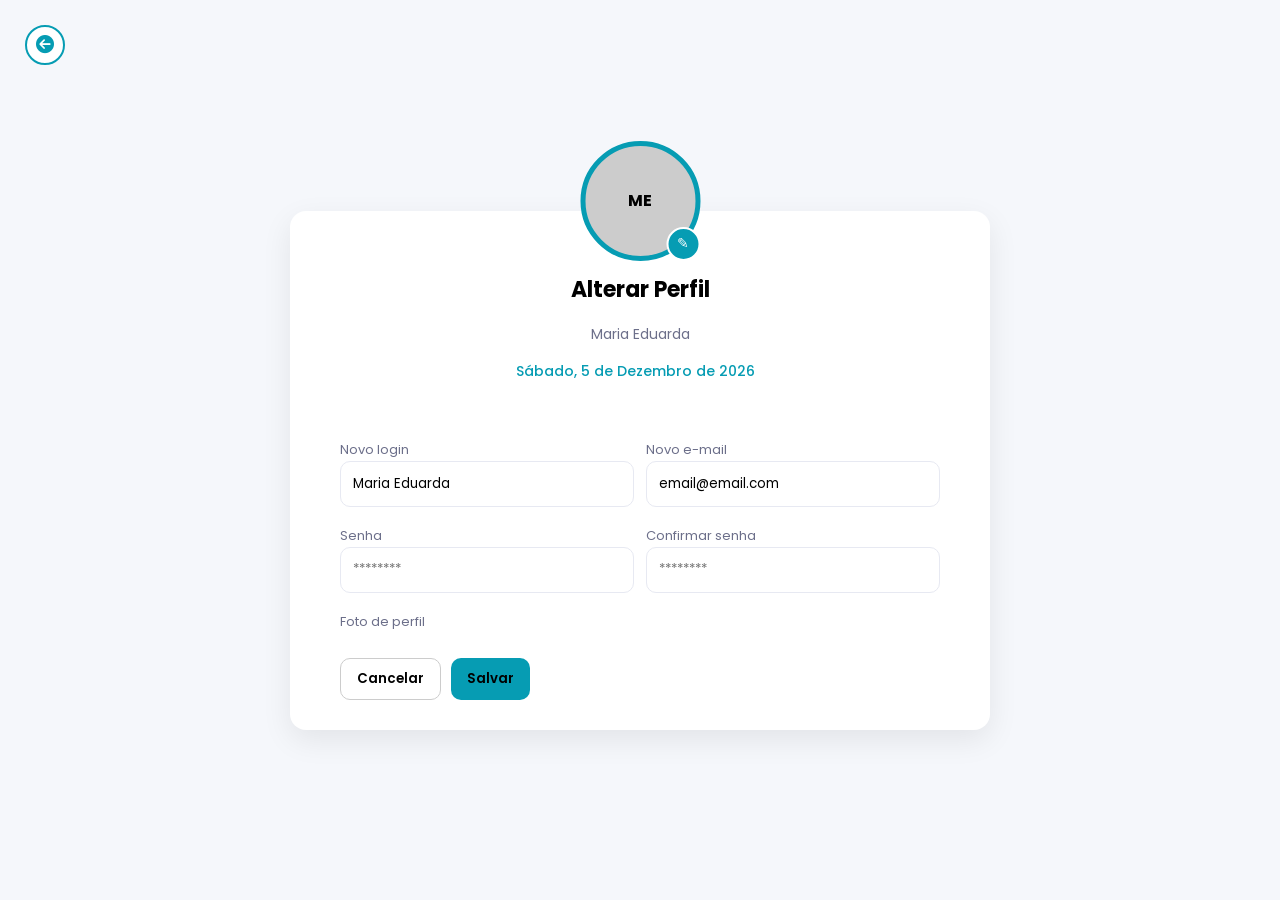
<file: configurar-perfil.html>
<!DOCTYPE html>
<html lang="pt-BR">

<head>
<meta charset="utf-8" />
<meta name="viewport" content="width=device-width, initial-scale=1" />
<title>Alterar Perfil</title>

<link href="https://fonts.googleapis.com/css2?family=Poppins:wght@300;400;500;600&display=swap" rel="stylesheet">
  <link rel="preconnect" href="https://fonts.googleapis.com" />
  <link rel="preconnect" href="https://fonts.gstatic.com" crossorigin />
  <link
    href="https://fonts.googleapis.com/css2?family=Dosis:wght@200..800&family=Kanit:wght@100..900&family=Rubik:wght@300..900&family=Montserrat:wght@100..900&family=DM+Sans:wght@100..1000&display=swap"
    rel="stylesheet" />
  <link rel="stylesheet" href="https://cdnjs.cloudflare.com/ajax/libs/font-awesome/6.5.0/css/all.min.css" />

<script>
  dia = new Array ("Domingo", "Segunda-Feira", "Terça-Feira", "Quarta-Feira", "Quinta-Feira", "Sexta-Feira", "Sábado")
  mes = new Array ("Janeiro", "Fevereiro", "Março", "Abril", "Maio", "Junho", "Julho", "Agosto", "Setembro", "Outubro", "Novembro", "Dezembro")
  data = new Date
</script>

<style>
:root {
  --bg: #f5f7fb;
  --card: #ffffff;
  --accent: #069cb3;
  --text: #333;
  --muted: #6c6f8a;
  --input-border: #e7e9f2;
}

* { box-sizing: border-box; }

body {
  margin: 0;
  background: var(--bg);
  display: flex;
  align-items: center;
  justify-content: center;
  min-height: 100vh;
  font-family: 'Poppins', sans-serif;
}

/* CARD CENTRAL */
.card {
  width: 100%;
  max-width: 700px;
  background: var(--card);
  border-radius: 16px;
  box-shadow: 0 10px 30px rgba(0,0,0,0.08);
  position: relative;
  display: flex;
  flex-direction: column;
  align-items: center;
  padding: 120px 20px 30px;
    margin-top: 40px;
}

/* TOPO */
.top-profile {
  position: absolute;
  top: -70px;
  left: 50%;
  transform: translateX(-50%);
  display: flex;
  flex-direction: column;
  align-items: center;
}

/* AVATAR */
.avatar-wrapper {
  position: relative;
}

.avatar {
  width: 120px;
  height: 120px;
  border-radius: 50%;
  background: #ccc;
  border: 5px solid var(--accent);
  display: flex;
  align-items: center;
  justify-content: center;
  font-weight: bold;
  background-size: cover;
  background-position: center;
}

/* BOTÃO EDITAR */
.edit-avatar {
  position: absolute;
  bottom: 0;
  right: 0;
  background: var(--accent);
  border-radius: 50%;
  width: 34px;
  height: 34px;
  display: flex;
  align-items: center;
  justify-content: center;
  cursor: pointer;
  color: white;
  font-size: 14px;
  border: 2px solid white;
}

/* TÍTULO */
.title {
  margin-top: 12px;
  font-size: 22px;
}

/* NOME */
.username {
  font-size: 14px;
  color: var(--muted);
}

/* FORM */
form {
  width: 100%;
  max-width: 600px;
  display: flex;
  flex-direction: column;
  gap: 15px;
    margin-top: 40px; 
}

/* LINHAS */
.row {
  display: flex;
  gap: 12px;
}

.col {
  flex: 1;
}

/* INPUTS */
label {
  font-size: 13px;
  color: var(--muted);
}

input {
  width: 100%;
  padding: 12px;
  border-radius: 10px;
  border: 1px solid var(--input-border);
  font-family: 'Poppins', sans-serif;
}

/* BOTÕES */
.btn-row {
  display: flex;
  gap: 10px;
  margin-top: 10px;
}

button {
  padding: 10px 16px;
  border-radius: 10px;
  border: none;
  cursor: pointer;
  font-weight: 600;
}

.btn-primary {
  background: var(--accent);
  color: rgb(0, 0, 0);
  font-family: 'Poppins', sans-serif;
}

.btn-ghost {
  border: 1px solid #ccc;
  background: transparent;
  font-family: 'Poppins', sans-serif;
}

/* RESPONSIVO */
@media(max-width:600px) {
  .row {
    flex-direction: column;
  }
}

/* Botão de seta no canto superior esquerdo na tela de projetos */
.back-button {
  position: fixed;
  top: 25px;
  left: 25px;
  background-color: rgb(255, 255, 255);
  color: rgb(0, 0, 0);
  border: 2px solid #069cb3;
  border-radius: 50%;
  width: 40px;
  height: 40px;
  display: flex;
  align-items: center;
  justify-content: center;
  font-size: 18px;
  cursor: pointer;
  transition: 0.3s;
  z-index: 1000;
    text-decoration: none;
  
}

.back-button:hover {
  background-color: #c1efffa3;
  transform: scale(1.1);
    text-decoration: none;
}

.back-button i {
  color: #069cb3;
  text-decoration: none;
  /* amarelo (pode trocar para qualquer cor ex: #ff0000) */
}

</style>
</head>

<body>

  <!-- Botão de voltar -->
  <a href="index.html" class="back-button">
    <i class="fas fa-circle-arrow-left"></i>
  </a>




  
<main class="card">

    <p style="text-align: right; margin-right: 10px; margin-top: 30px; font-size: 14px; color: #069cb3;font-weight: 500;">
  <script type="text/javascript">
    document.write (dia[data.getDay()] + ", " + data.getDate() + " de " + mes[data.getMonth()] + " de " + data.getFullYear())
  </script>
</p>

  <!-- TOPO -->
  <div class="top-profile">

    <div class="avatar-wrapper">
      <div class="avatar" id="avatar">ME</div>
      <div class="edit-avatar" onclick="document.getElementById('avatarFile').click()">✎</div>
    </div>

    <h2 class="title">Alterar Perfil</h2>
    <div class="username" id="usernameDisplay">Maria Eduarda</div>

  </div>

  <!-- FORM -->
  <form>

    <div class="row">
      <div class="col">
        <label>Novo login</label>
        <input type="text" id="newUsername" placeholder="maria.eduarda">
      </div>

      <div class="col">
        <label>Novo e-mail</label>
        <input type="email" placeholder="email@email.com">
      </div>
    </div>


<div class="row">

  <div class="col">

    <label>Senha</label>

    <input 
      type="password" 
      placeholder="********"
    >

  </div>

  <div class="col">

    <label>Confirmar senha</label>

    <input 
      type="password" 
      placeholder="********"
    >

  </div>

</div>



    <div>
      <label>Foto de perfil</label>
      <input type="file" id="avatarFile" style="display:none;">
    </div>

    <div class="btn-row">
      <a href="index.html"><button type="button" class="btn-ghost">Cancelar</button></a>
      <button type="submit" class="btn-primary">Salvar</button>
    </div>

  </form>

</main>

<script>
// ===== CONFIG =====
const CURRENT_KEY = "userData";

// pegar usuário
let user = JSON.parse(localStorage.getItem(CURRENT_KEY)) || {
  nome: "Maria Eduarda",
  email: "email@email.com",
  foto: null
};

let emailAntigo = user.email;

// elementos
const avatar = document.getElementById("avatar");
const usernameDisplay = document.getElementById("usernameDisplay");
const avatarFile = document.getElementById("avatarFile");
const form = document.querySelector("form");
const newUsername = document.getElementById("newUsername");
const newEmail = document.querySelector("input[type='email']");

// ===== INICIAL =====
usernameDisplay.textContent = user.nome;
newUsername.value = user.nome;
newEmail.value = user.email;

// avatar inicial
if (user.foto) {
  avatar.style.background = `url('${user.foto}') center/cover`;
  avatar.textContent = "";
} else {
  avatar.textContent = user.nome.split(" ").map(n => n[0]).join("");
}

// ===== PREVIEW FOTO =====
avatarFile.addEventListener("change", () => {
  const file = avatarFile.files[0];
  if (!file) return;

  const reader = new FileReader();
  reader.onload = () => {
    avatar.style.background = `url('${reader.result}') center/cover`;
    avatar.textContent = "";
  };
  reader.readAsDataURL(file);
});

// ===== ATUALIZA NOME EM TEMPO REAL =====
newUsername.addEventListener("input", (e) => {
  usernameDisplay.textContent = e.target.value || user.nome;
});

// ===== DATA FORMATADA =====
function dataAtualBR() {
  return new Date().toLocaleDateString("pt-BR", {
    day: "2-digit",
    month: "long",
    year: "numeric"
  });
}

// ===== SALVAR =====
form.addEventListener("submit", (e) => {
  e.preventDefault();

  const novoNome = newUsername.value.trim();
  const novoEmail = newEmail.value.trim();

  if (!novoNome || !novoEmail) {
    alert("Preencha todos os campos.");
    return;
  }

  user.nome = novoNome;
  user.email = novoEmail;
  user.ultimaModificacao = dataAtualBR();

  const file = avatarFile.files[0];

  function salvarTudo() {
    // salva usuário atual
    localStorage.setItem(CURRENT_KEY, JSON.stringify(user));

    // atualiza lista de usuários (se existir)
    let allUsers = JSON.parse(localStorage.getItem("users")) || [];
    const index = allUsers.findIndex(u => u.email === emailAntigo);

    if (index !== -1) {
      allUsers[index] = user;
      localStorage.setItem("users", JSON.stringify(allUsers));
    }

    // 🔥 REDIRECIONA
    window.location.href = "index.html";
  }

  // se tiver nova foto
  if (file) {
    const reader = new FileReader();
    reader.onload = () => {
      user.foto = reader.result;
      salvarTudo();
    };
    reader.readAsDataURL(file);
  } else {
    salvarTudo();
  }
});
</script>

</body>
</html>
</file>
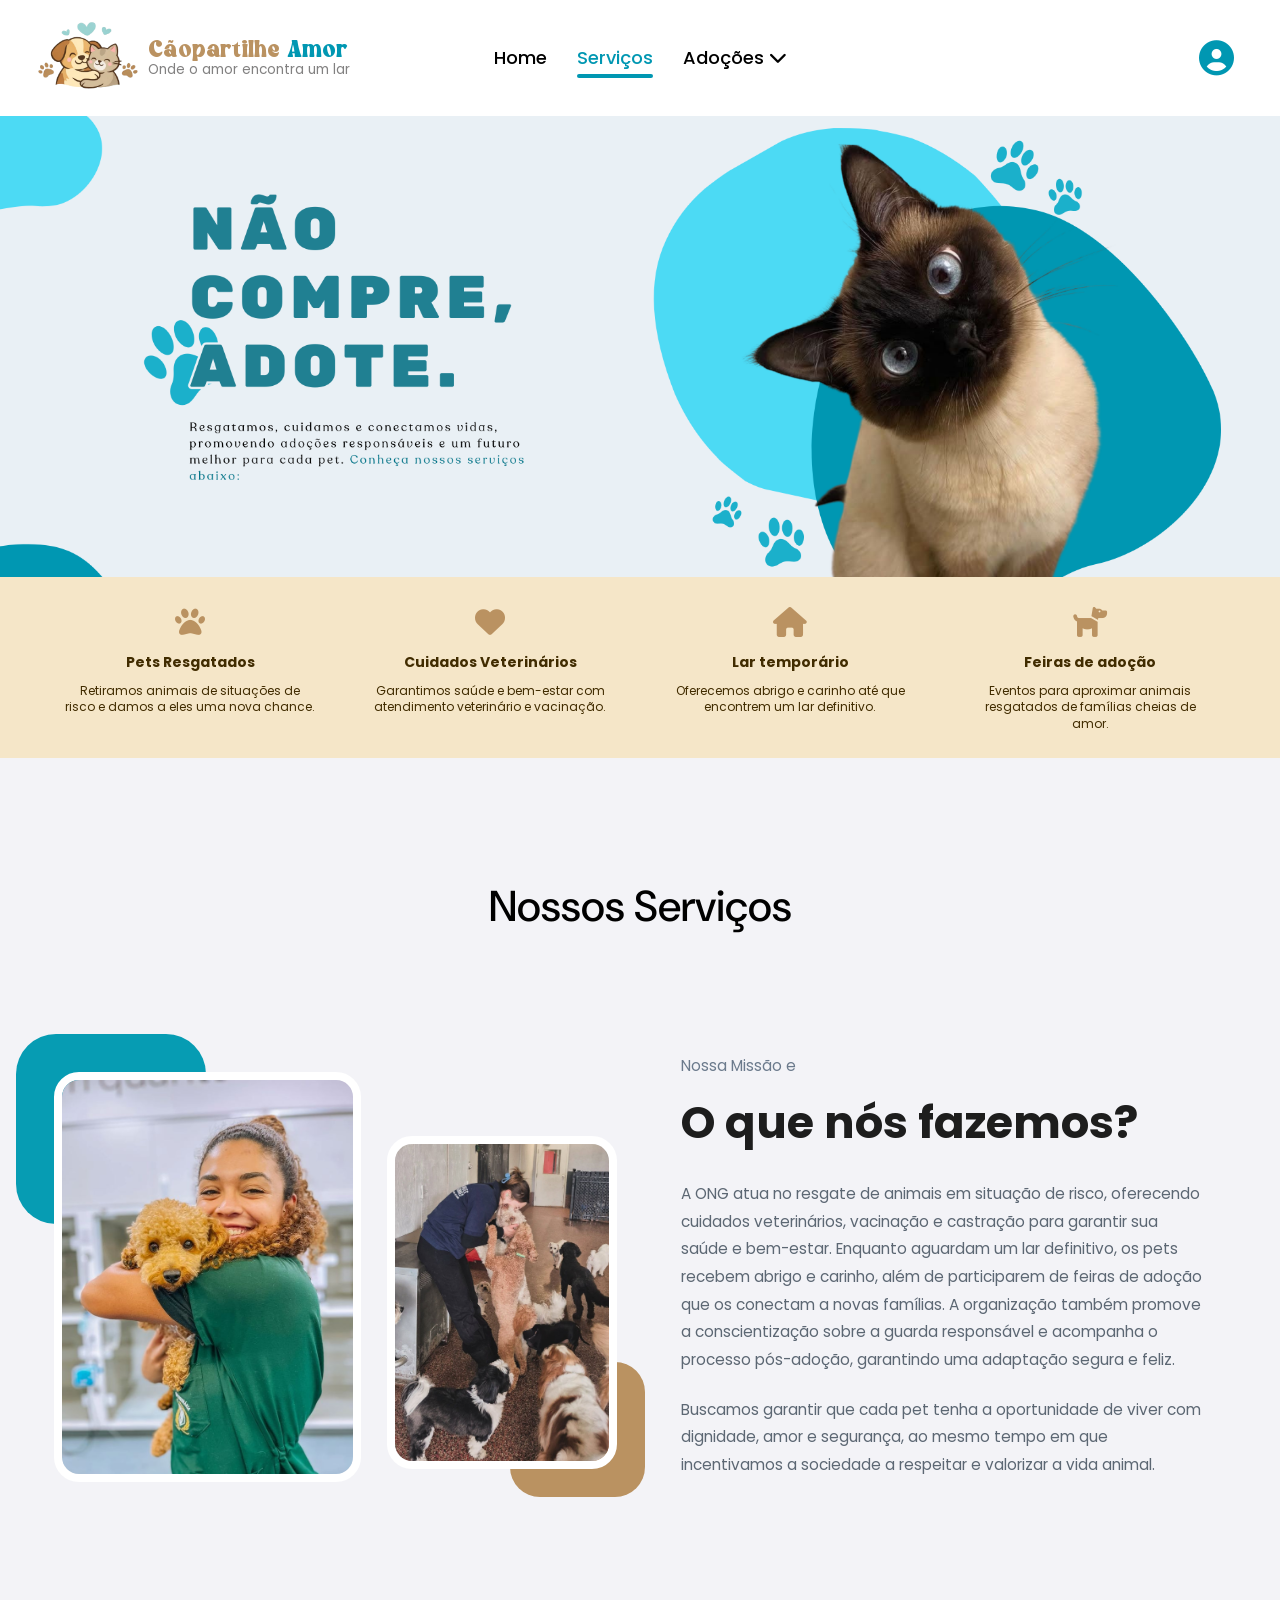
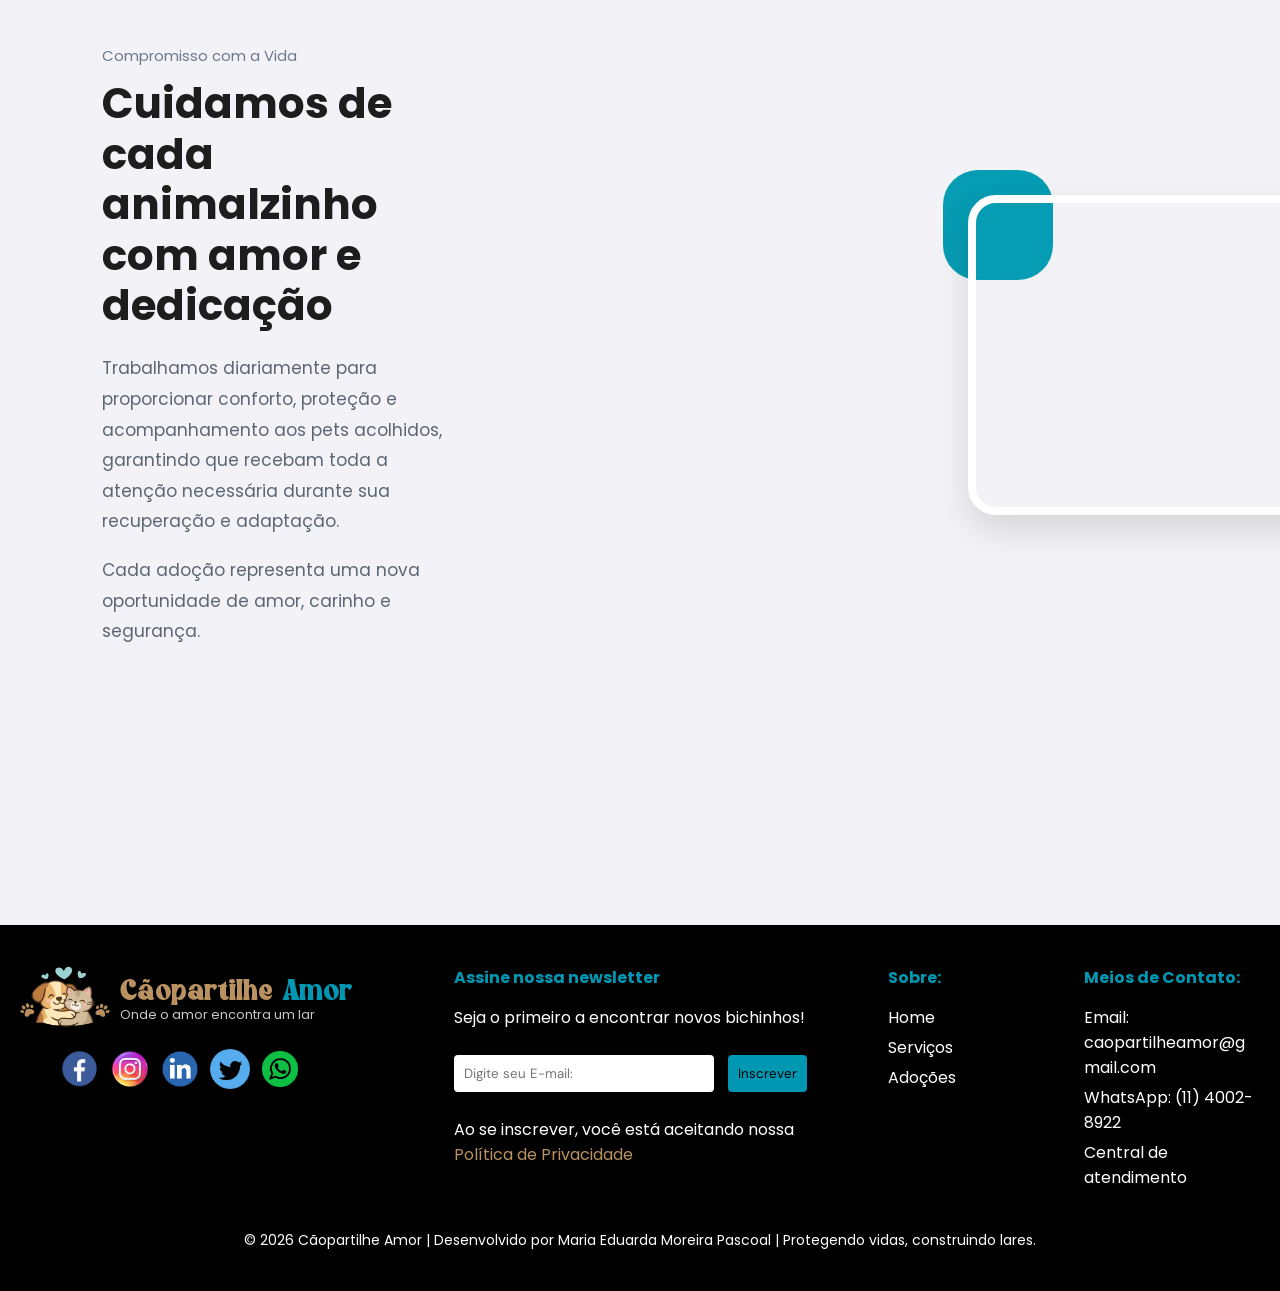
<file: servicos.html>
<!DOCTYPE html>
<html lang="en">
<head>
  <meta charset="UTF-8">
  <meta name="viewport" content="width=device-width, initial-scale=1.0">
  <title>Cãopartilhe Amor</title>
  <link rel="stylesheet" href="css/header.css" />
  <link rel="stylesheet" href="css/footer.css" />
  <link rel="stylesheet" href="css/servicos.css" />
  <!-- Favicon -->
  <link rel="shortcut icon" href="img/logo.png">

  <!-- Fonts -->
  <link rel="preconnect" href="https://fonts.googleapis.com">
  <link
    href="https://fonts.googleapis.com/css2?family=DM+Sans:ital,opsz,wght@0,9..40,100..1000;1,9..40,100..1000&display=swap"
    rel="stylesheet">
  <link href="https://fonts.googleapis.com/css2?family=Poppins:wght@400;500;600;700&display=swap" rel="stylesheet">

  <!-- Font Awesome 6 -->
  <link rel="stylesheet" href="https://cdnjs.cloudflare.com/ajax/libs/font-awesome/6.4.0/css/all.min.css" />
</head>
<body>
  <!-- ================= HEADER ================= -->
  <header>
    <div class="left">
      <a href="index.html" class="logo">
        <img src="img/logo.png" alt="Logo DevCore" class="logo-img">
      </a>
      <div class="subtitulo-logo">
        <h1>Cãopartilhe <span class="love">Amor</span></h1>
        <p>Onde o amor encontra um lar</p>
      </div>
    </div>

    <nav class="navbar">
      <a href="index.html">Home</a>
      <a href="servicos.html" class="active">Serviços</a>


      <div class="dropdown">
        <a href="#" class="dropbtn">
          <span class="dropdown-text">Adoções</span>
          <i class="fa-solid fa-chevron-down dropdown-icon"></i>
        </a>

        <div class="dropdown-content">
          <a href="aves.html">Aves</a>
          <a href="dogs.html">Cães</a>
          <a href="cats.html">Gatos</a>
          <a href="roedores.html">Roedores</a>
        </div>
    </nav>

    <div class="user-area">
      <div class="profile-container" id="profileButton">
        <!-- ÍCONE ORIGINAL -->
        <i class="fa-solid fa-user-circle login-icon" id="profileIcon"></i>

        <!-- NOME DO USUÁRIO (APARECE APÓS LOGIN) -->
        <span id="profileName"></span>

        <!-- SETINHA DO DROPDOWN (APARECE SOMENTE LOGADO) -->
        <i class="fa-solid fa-caret-down" id="caretDropdown" style="display:none;"></i>
      </div>

      <!-- DROPDOWN -->
      <div class="profile-dropdown" id="profileDropdown">
        <a href="configurar-perfil.html">Configurar Perfil</a>
        <a href="#" id="logoutBtn">Sair</a>
      </div>
    </div>
  </header>

    <!-- IMPORTA O JS DO HEADER -->
  <script src="js/header.js"></script>


<!-- Banner -->
<section class="banner">
  <img src="img/Banner-servicos.png" alt="Banner">
</section>

<section class="servicos">
  <div class="card">
    <i class="fas fa-paw icon"></i>
    <h3>Pets Resgatados</h3>
    <p>Retiramos animais de situações de risco e damos a eles uma nova chance.</p>
  </div>

  <div class="card">
    <i class="fas fa-heart icon"></i>
    <h3>Cuidados Veterinários</h3>
    <p>Garantimos saúde e bem-estar com atendimento veterinário e vacinação.</p>
  </div>

  <div class="card">
    <i class="fas fa-home icon"></i>
    <h3>Lar temporário</h3>
    <p>Oferecemos abrigo e carinho até que encontrem um lar definitivo.</p>
  </div>

  <div class="card">
    <i class="fas fa-dog icon"></i>
    <h3>Feiras de adoção</h3>
    <p>Eventos para aproximar animais resgatados de famílias cheias de amor.</p>
  </div>
</section><br><br><br><br>

 <h2 class="section-title">Nossos Serviços</h2>

 <section class="section">

  <div class="images">
    <div class="img-large">
      <img src="img/veterinaria.jpg">
    </div>

    <div class="img-small">
      <img src="img/resgate.jpg">
    </div>
  </div>

  <div class="content">
    <div class="subtitle">Nossa Missão e</div>
    <div class="title">O que nós fazemos?</div>

    <p class="text">
A ONG atua no resgate de animais em situação de risco, oferecendo cuidados veterinários, vacinação e castração para garantir sua saúde e bem-estar. Enquanto aguardam um lar definitivo, os pets recebem abrigo e carinho, além de participarem de feiras de adoção que os conectam a novas famílias. A organização também promove a conscientização sobre a guarda responsável e acompanha o processo pós-adoção, garantindo uma adaptação segura e feliz.

    </p>

    <p class="text">
      Buscamos garantir que cada pet tenha a oportunidade de viver com dignidade, amor e segurança, ao mesmo tempo em que incentivamos a sociedade a respeitar e valorizar a vida animal.
    </p>
  </div>

<section class="video-section">

  <!-- TEXTO -->
  <div class="video-content">
    <div class="subtitle">Compromisso com a Vida</div>

    <div class="title">
      Cuidamos de cada animalzinho com amor e dedicação
    </div>

    <p class="text">
      Trabalhamos diariamente para proporcionar conforto, proteção e acompanhamento aos pets acolhidos, garantindo que recebam toda a atenção necessária durante sua recuperação e adaptação.
    </p>

    <p class="text">
      Cada adoção representa uma nova oportunidade de amor, carinho e segurança.
    </p>
  </div>

  <!-- VIDEO -->
  <div class="video-box">

    <div class="video-shape shape-1"></div>
    <div class="video-shape shape-2"></div>

   <iframe width="560" height="315" src="https://www.youtube.com/embed/bLta5qX6hL8?si=x7KVuLqnxg0p_rpS" title="YouTube video player" frameborder="0" allow="accelerometer; autoplay; clipboard-write; encrypted-media; gyroscope; picture-in-picture; web-share" referrerpolicy="strict-origin-when-cross-origin" allowfullscreen></iframe>

  </div>

</section>

</section>

<div class="dots">
  <span></span><span></span><span></span>
  <span></span><span></span><span></span>
</div>

<br><br><br><br>

  <footer>
    <div class="footer-container">
      <div class="footer-left">
        <!-- Logo e título lado a lado -->
        <div class="left-footer">
          <a href="#" class="logo">
            <img src="img/logo.png" alt="DevCore" class="logo-empresa" />
          </a>

          <div class="subtitulo-footer">
            <h1>Cãopartilhe <span>Amor</span></h1>
            <p>Onde o amor encontra um lar</p>
          </div>
        </div>

        <!-- Redes sociais -->
        <div class="social-links">
          <a href="#" class="social-icon facebook">
            <img src="img/facebook icon.png" alt="Facebook" />
          </a>
          <a href="#" class="social-icon instagram">
            <img src="img/instagram icon.png" alt="Instagram" />
          </a>
          <a href="#" class="social-icon linkedin">
            <img src="img/linkedin icon.png" alt="LinkedIn" />
          </a>
          <a href="#" class="social-icon linkedin">
            <img src="img/twitter.jpg" alt="LinkedIn" />
          </a>
          <a href="#" class="social-icon tiktok">
            <img src="img/wtt.png" alt="WhatsApp" />
          </a>
        </div>

        <!-- Pagamentos -->
        <div class="payment-methods">
        </div>
      </div>

      <div class="footer-center">
        <h4>Assine nossa newsletter</h4>
        <p>Seja o primeiro a encontrar novos bichinhos!</p>
        <br />
        <form action="#">
          <input type="email" placeholder="Digite seu E-mail:" />
          <button type="submit">Inscrever</button>
        </form>
        <br />
        <p>
          Ao se inscrever, você está aceitando nossa
          <a href="#">Política de Privacidade</a>
        </p>
      </div>

      <div class="footer-right">
        <div class="footer-info">
          <h4>Sobre:</h4>
          <ul>
            <li><a href="quem-somos.html">Home</a></li>
            <li><a href="index.html">Serviços</a></li>
            <li><a href="nossos-jogos.html">Adoções</a></li>
          </ul>
        </div>
        <div class="footer-contact">
          <h4>Meios de Contato:</h4>
          <ul>
            <li>Email: <br>caopartilheamor@gmail.com</li>
            <li>WhatsApp: (11) 4002-8922</li>
            <li>Central de atendimento</li>
          </ul>
        </div>
      </div>
    </div>

    <div class="footer-bottom">
      © 2026 Cãopartilhe Amor | Desenvolvido por Maria Eduarda Moreira Pascoal |
      Protegendo vidas, construindo lares.
    </div>
  </footer>

</body>
</html>
</file>
<file: css/header.css>
@font-face {
    font-family: 'title';
    src: url('../fonts/Winky\ Milky.ttf') format('truetype');
    font-weight: normal;
    font-style: normal;
}

@import url("https://fonts.googleapis.com/css2?family=Poppins:wght@300;400;600&display=swap");

/* ================= HEADER ================= */
header {
    position: relative;
    top: 0;
    left: 0;
    width: 100%;
    padding: 20px 3%;
    background: white;
    backdrop-filter: blur(10px);

    /* NOVO — centralização real */
    display: grid;
    grid-template-columns: 1fr auto 1fr;
    align-items: center;

    z-index: 100;
    overflow: visible;
    
}


/* ESQUERDA */
.left {
    display: flex;
    align-items: center;
    gap: 10px;
}

.logo-img {
    width: 100px;
    height: auto;
    object-fit: contain;
    margin: 0;
}

.subtitulo-logo {
    display: flex;
    flex-direction: column;
    line-height: 1.1;
}

.subtitulo-logo h1 {
    font-size: 1.5rem;
    color: #ba9261;
     font-family: 'title';
    font-weight: 500;
}

.subtitulo-logo h1 span {
    color: #0097b2;
  font-family: 'title';
}

.subtitulo-logo p {
    font-size: 0.85rem;
    color: rgb(130, 129, 129);
    margin-top: -1px !important;
    font-family: 'Poppins', sans-serif !important;
}

/* ================= NAVBAR CENTRALIZADA ================= */
.navbar {
    display: flex;
    gap: 30px !important;
    justify-content: center;
    grid-column: 2;
}

.navbar a {
    position: relative;
    font-size: 18px;
    color: black;
    text-decoration: none;
    font-family: "Poppins", sans-serif;
    font-weight: 500;
    line-height: 1.0;
    padding: 6px 0;
}



.navbar a::after {
    content: "";
    position: absolute;
    left: 0;
    bottom: -5px;
    width: 0%;
    height: 4px !important;
    background: #0097b2;
    transition: 0.4s ease;
    border-radius: 2px;
}

.navbar a:hover::after,
.navbar a.active::after {
    width: 100%;
}

.navbar a:hover,
.navbar a.active {
    color: #0097b2;
}

/* ================= ÁREA DO USUÁRIO ================= */
.user-area {
    position: relative;
    display: flex;
    justify-content: flex-end;
    align-items: center;
    z-index: 10;
}

.profile-container {
    display: flex;
    align-items: center;
    gap: 8px;
    cursor: pointer;
}

/* FOTO DE PERFIL AJUSTADA */
header .profile-container img,
.user-area .profile-container img {
    width: 48px !important;
    height: 48px !important;
    border-radius: 50% !important;
    object-fit: cover !important;
    border: 2px solid #0097b2 !important;
}

.profile-container span {
    font-weight: 500;
    font-size: 20px;
}

/* ÍCONE DE LOGIN */
.login-icon {
    color: #0097b2;
    font-size: 35px;
    transition: 0.3s ease;
}

.login-icon:hover {
    transform: scale(1.15);
}

/* ================= DROPDOWN ================= */
.profile-dropdown {
    display: none;
    position: absolute;
    background: white;
    right: 0;
    top: 60px;
    min-width: 160px;
    border: 1px solid #ccc;
    box-shadow: 0 2px 10px rgba(0, 0, 0, 0.2);
    flex-direction: column;
    z-index: 1000;
}

.profile-dropdown a {
    padding: 10px;
    text-decoration: none;
    color: black !important;
    font-family: "Poppins", sans-serif;
}

.profile-dropdown a:hover {
    background: #f4f4f4;
}

#profileName {
    font-size: 18px;
}

/* ==== SOBRESCREVE H1 GLOBAL APENAS NO LOGO ==== */
header .subtitulo-logo h1 {
    width: auto !important;
    text-align: left !important;
    display: inline-block;
    margin: 0;
    line-height: 1.1;
}

.navbar {
    display: flex;
    align-items: center;
    gap: 25px;
}

.dropdown {
    position: relative;
}

.dropbtn {
    text-decoration: none;
    color: black;
    display: flex;
    align-items: center;
    gap: 5px;
}

.dropdown-content {
    display: block;
    position: absolute;
    top: 100%;
    left: 0;
    background: white;
    min-width: 130px;
    box-shadow: 0 8px 20px rgba(0, 0, 0, 0.1);
    border-radius: 8px;
    padding: 5px 0;
    opacity: 0;
    visibility: hidden;
    transform: translateY(10px);
    transition: 0.25s ease;
}

/* REMOVE qualquer efeito herdado da navbar */
.dropdown-content a {
    all: unset;
    /* limpa tudo */
    display: block;
    padding: 10px 15px;
    cursor: pointer;
    color: black;
    font-family: 'Poppins', sans-serif;
    position: static !important;
    text-decoration: none !important;
}

/* Hover simples e limpo */
.dropdown-content a:hover {
    background: #f2f2f2 !important;
}

/* Abre quando mouse estiver dentro da área completa */
.dropdown:hover .dropdown-content {
    opacity: 1;
    visibility: visible;
    transform: translateY(0);
}

/* Ícone gira junto */
.dropdown-icon {
    transition: transform 0.3s cubic-bezier(.4, 0, .2, 1);
}

.dropdown:hover .dropdown-icon {
    transform: rotate(180deg);
}

/* Remove qualquer efeito da navbar dentro do dropdown */
.dropdown-content a::after,
.dropdown-content a::before {
    content: none !important;
    display: none !important;
}

.dropbtn::after {
    display: none !important;
}

.dropdown:hover .dropdown-content {
    display: block;
}

.dropdown-text {
    position: relative;
}

.dropdown-text::after {
    content: "";
    position: absolute;
    left: 0;
    bottom: -5px;
    width: 0%;
    height: 4px;
    background: #0097b2;
    transition: 0.4s ease;
    border-radius: 2px;
}

.dropbtn:hover .dropdown-text::after {
    width: 100%;
}

/* Rotação suave */
.dropdown-icon {
    transition: transform 0.3s cubic-bezier(.4, 0, .2, 1);
}

/* Gira ao passar o mouse no botão */
.dropbtn:hover .dropdown-icon {
    transform: rotate(180deg);
}
</file>
<file: css/footer.css>
footer {
  background-color: #000;
  color: #fff;
  padding: 40px 0;
  font-family: "DM Sans", sans-serif;
  text-decoration: none;
}

.footer-container {
  display: flex;
  justify-content: space-between;
  padding: 0 20px;
}

.footer-left,
.footer-center,
.footer-right {
  width: 30%;
}

.footer h3,
h4 {
  margin-bottom: 15px;
  color: #0097b2; 
}

.social-links {
  display: flex;
  gap: 30px;
  margin-left: 40px;
}

.social-icon {
  color: #fff;
  text-decoration: none;
}

.footer-center input {
  padding: 10px;
  margin-right: 10px;
  border: none;
  border-radius: 4px;
  width: 70%;
  font-family: "DM Sans", sans-serif;
}

.footer-center button {
  padding: 10px;
  background-color: #0097b2;
  border: none;
  border-radius: 4px;
  color: black;
  cursor: pointer;
  font-family: "DM Sans", sans-serif;
}

.footer-center button:hover {
  background-color: #ba9261;
}

ul {
  list-style-type: none;
  padding: 0;
  text-decoration: none;
}

ul li {
  margin: 5px 0;
}

ul li a {
  color: #fff;
  text-decoration: none;
}

ul li a:hover {
  text-decoration: underline;
  color: #0097b2;
}

footer .social-links a:hover,
footer .footer-center button:hover {
  opacity: 0.8;
}

/* Flexbox layout para organizar Sobre e Atendimento lado a lado */
.footer-right {
  display: flex;
  justify-content: space-between;
  gap: 20px;
}

.footer-info,
.footer-contact {
  width: 48%;
}

.social-links {
  display: flex;
  gap: 10px;
}

.social-icon img {
  width: 40px;
  /* Ajuste o tamanho das imagens conforme necessário */
  height: auto;
  transition: transform 0.3s ease;
  padding-bottom: 15px;
  padding-top: 15px;
}

.social-icon:hover img {
  transform: scale(1.1);
  /* Um pequeno efeito de zoom quando o ícone é hover */
}

.logo-empresa {
  max-width: 90px;
  /* Ajuste o tamanho da logo conforme necessário */
  height: auto;
}

.footer-bottom {
  text-align: center;
  margin-top: 20px;
  font-size: 14px;
  padding-top: 15px;
}

p a {
  color: #ba9261;
  text-decoration: none;
}

.left-footer {
  display: flex;
  align-items: center;
  /* centraliza verticalmente logo e texto */
  gap: 10px;
  /* espaço entre logo e texto */
}

.subtitulo-footer {
  display: flex;
  flex-direction: column;
  /* título e subtítulo empilhados */
  line-height: 1.1;
}

.subtitulo-footer h1 {
  font-size: 1.8rem;
  color: #ba9261;
  font-family: 'title';
  font-weight: 500;
  margin: 0;
}

.subtitulo-footer h1 span {
  color: #0097b2 !important;
   font-family: 'title';
}

.subtitulo-footer p {
  font-size: 0.8rem;
  color: rgb(200, 200, 200);
  margin-top: -1px;
}

/* ==== CORREÇÃO SEM ALTERAR DESIGN ==== */

/* evita estouro das colunas */
.footer-left,
.footer-center,
.footer-right,
.footer-info,
.footer-contact {
  min-width: 0;
}

/* força quebra correta de textos longos */
.footer-contact li {
  word-break: break-word;
  overflow-wrap: anywhere;
  white-space: normal;
}

/* evita scroll horizontal invisível */
footer {
  overflow-x: hidden;
}

.footer-center p,
.footer-right p,
.footer-right li {
  font-size: 16px;
}
</file>
<file: css/servicos.css>
/* RESET */
*{
  margin:0;
  padding:0;
  box-sizing:border-box;
  font-family:'Poppins', sans-serif;
  text-decoration:none;
  list-style:none;
}

/* BODY */
body{
  background:#f3f3f7;
  color:#1a1a1a;
  overflow-x:hidden;
}

/* ========================= */
/* SECTION TOP */
/* ========================= */

.section-top{
  padding:100px 20px 60px;
  position:relative;
}

/* ========================= */
/* TITULOS */
/* ========================= */

.section-title,
.section-title-1{
  text-align:center;
  margin:20px 0;
  font-size:2.7rem;
  color:#000;
  position:relative;
  width:100%;
  font-family:"DM Sans", sans-serif;
  font-weight:500;
  padding-bottom:20px;
}

/* Linha animada */
.section-title::after,
.section-title-1::after{
  content:"";
  position:absolute;
  bottom:-10px;
  left:50%;
  transform:translateX(-50%);
  width:0;
  height:4px;
  background-color:#069cb3;
  transition:width .3s ease;
}

.section-title:hover::after,
.section-title-1:hover::after{
  width:120px;
}

/* ========================= */
/* SUBTEXTO */
/* ========================= */

.sub{
  position:relative;
  color:#444;
  font-weight:500;
  text-align:center;
  margin:20px auto 60px;
  max-width:800px;
  padding:25px 30px;
  font-size:16px;
  line-height:1.6;
  border-radius:12px;
  box-shadow:0 4px 10px rgba(0,0,0,0.05);

  background-color:#ffffff;

  background-image:url("data:image/svg+xml,%3Csvg width='40' height='40' viewBox='0 0 24 24' fill='%23069cb3' opacity='0.08' xmlns='http://www.w3.org/2000/svg'%3E%3Ctext x='0' y='18' font-size='18'%3E🐾%3C/text%3E%3C/svg%3E");

  background-repeat:repeat;
}

/* ========================= */
/* BANNER */
/* ========================= */

.banner{
  width:100%;
  overflow:hidden;
}

.banner img{
  width:100%;
  height:auto;
  display:block;
}

/* ========================= */
/* SERVICOS */
/* ========================= */

.servicos{
  display:flex;
  justify-content:space-around;
  align-items:flex-start;
  padding:10px 40px;
  flex-wrap:wrap;
  background-color:#f5e6c8;
}

.card{
  margin-top:20px;
  margin-bottom:15px;
  width:250px;
  color:#2d1c0b;

  display:flex;
  flex-direction:column;
  align-items:center;
}

.icon{
  font-size:30px;
  margin-bottom:15px;
  color:#ba9261;
}

.card h3{
  font-size:14px;
  font-weight:bold;
  margin-bottom:10px;
  color:#412c00;
}

.card p{
  font-size:12px;
  line-height:1.4;
  font-weight:400;
  color:#412c00;
  width:100%;
  text-align:center;
}

/* ========================= */
/* SECTION */
/* ========================= */

.section{
  display:flex;
  align-items:center;
  justify-content:space-between;
  padding:80px 6%;
  gap:clamp(30px, 5vw, 90px);
  flex-wrap:wrap;
}

/* ========================= */
/* IMAGENS */
/* ========================= */

.images{
  position:relative;
  display:flex;
  gap:2vw;
  margin-left:-2%;
  flex:1;
}

/* Quadrados decorativos com tamanho fixo e posição ligada às imagens */
.images::before,
.images::after {
  content: "";
  position: absolute;
  display: block;
  aspect-ratio: 1 / 1;
  z-index: 0;
}

/* Quadrado azul: canto superior esquerdo da primeira imagem */
.images::before {
  width: 190px;
  height: 190px;
  background: #069cb3;
  border-radius: 40px;
  left: -38px;
  top: -38px;
}

/* Quadrado dourado: canto inferior direito da segunda imagem */
.images::after {
  width: 135px;
  height: 135px;
  background: #ba9261;
  border-radius: 30px;
  left: calc(max(24vw, 280px) + 2vw + max(18vw, 220px) - 107px);
  top: calc(5vw + max(26vw, 320px) - 107px);
}

/* Imagem grande */
.img-large{
  width:24vw;
  height:32vw;
  min-width:280px;
  min-height:360px;
  border-radius:25px;
  overflow:hidden;
  z-index:2;
  border:8px solid #fff;
}

/* Imagem menor */
.img-small{
  width:18vw;
  height:26vw;
  min-width:220px;
  min-height:320px;
  border-radius:25px;
  overflow:hidden;
  margin-top:5vw;
  z-index:2;
  border:8px solid #fff;
}

.img-large img,
.img-small img{
  width:100%;
  height:100%;
  object-fit:cover;
}

/* ========================= */
/* TEXTO */
/* ========================= */

.content{
  flex:1;
  max-width:650px;
}

.subtitle{
  font-size:clamp(14px, 1.2vw, 16px);
  color:#6b7a8c;
  margin-bottom:12px;
}

.title{
  font-size:clamp(32px, 3.5vw, 48px);
  font-weight:bold;
  margin-bottom:24px;
  color:#1d1d1d;
}

.text{
  font-size:clamp(15px, 1.2vw, 18px);
  line-height:1.8;
  color:#5c6773;
  margin-bottom:22px;
}

/* ========================= */
/* VIDEO SECTION */
/* ========================= */


.video-section{
  display:flex;
  align-items:center;
  justify-content:space-between;

  padding:80px 4%; /* diminui as laterais */
  gap:180px; /* aumenta o espaço entre texto e vídeo */
}

/* TEXTO */
.video-content{
  flex:1;
  max-width:520px;

  margin-left:-20px; /* joga mais para a esquerda */
}

.video-content .subtitle{
  font-size:15px;
  color:#6b7a8c;
  margin-bottom:12px;
}

.video-content .title{
  font-size:42px;
  font-weight:700;
  color:#1d1d1d;
  margin-bottom:22px;
  line-height:1.2;
}

.video-content .text{
  font-size:17px;
  line-height:1.8;
  color:#5c6773;
  margin-bottom:18px;
}

/* ========================= */
/* VIDEO */
/* ========================= */

.video-box{
  position:relative;

  width:520px;
  height:320px;

  margin-left:auto; /* joga pro lado direito */

  display:flex;
  align-items:center;
  justify-content:center;

  flex-shrink:0;
}

/* FORMAS */
.video-shape{
  position:absolute;
  z-index:0;
  border-radius:35px;
}

.shape-1{
  width:110px;
  height:110px;
  background:#069cb3;

  top:-25px;
  left:-25px;
}

.shape-2{
  width:90px;
  height:90px;
  background:#ba9261;

  bottom:-25px;
  right:-25px;
}

/* VIDEO */
.video-box iframe{
  position:relative;
  z-index:2;

  width:100%;
  height:100%;

  border:none;
  border-radius:28px;

  border:8px solid #fff;

  box-shadow:0 15px 35px rgba(0,0,0,0.12);
}

/* ========================= */
/* RESPONSIVO */
/* ========================= */

@media(max-width:1100px){

  .video-section{
    flex-direction:column;
    text-align:center;
  }

  .video-content{
    max-width:100%;
  }

  .video-box{
    width:90%;
    max-width:550px;
    margin-left:0;
  }
}

@media(max-width:768px){

  .video-section{
    gap:50px;
    padding:60px 6%;
  }

  .video-box{
    height:250px;
  }

  .video-content .title{
    font-size:32px;
  }

  .video-content .text{
    font-size:15px;
  }

  .shape-1{
    width:70px;
    height:70px;
  }

  .shape-2{
    width:55px;
    height:55px;
  }
}


/* Deslocar vídeo para a direita */
.video-box {
    transform: translateX(330px);
}

@media (max-width: 1100px) {
    .video-box {
        transform: none;
    }
}
</file>
